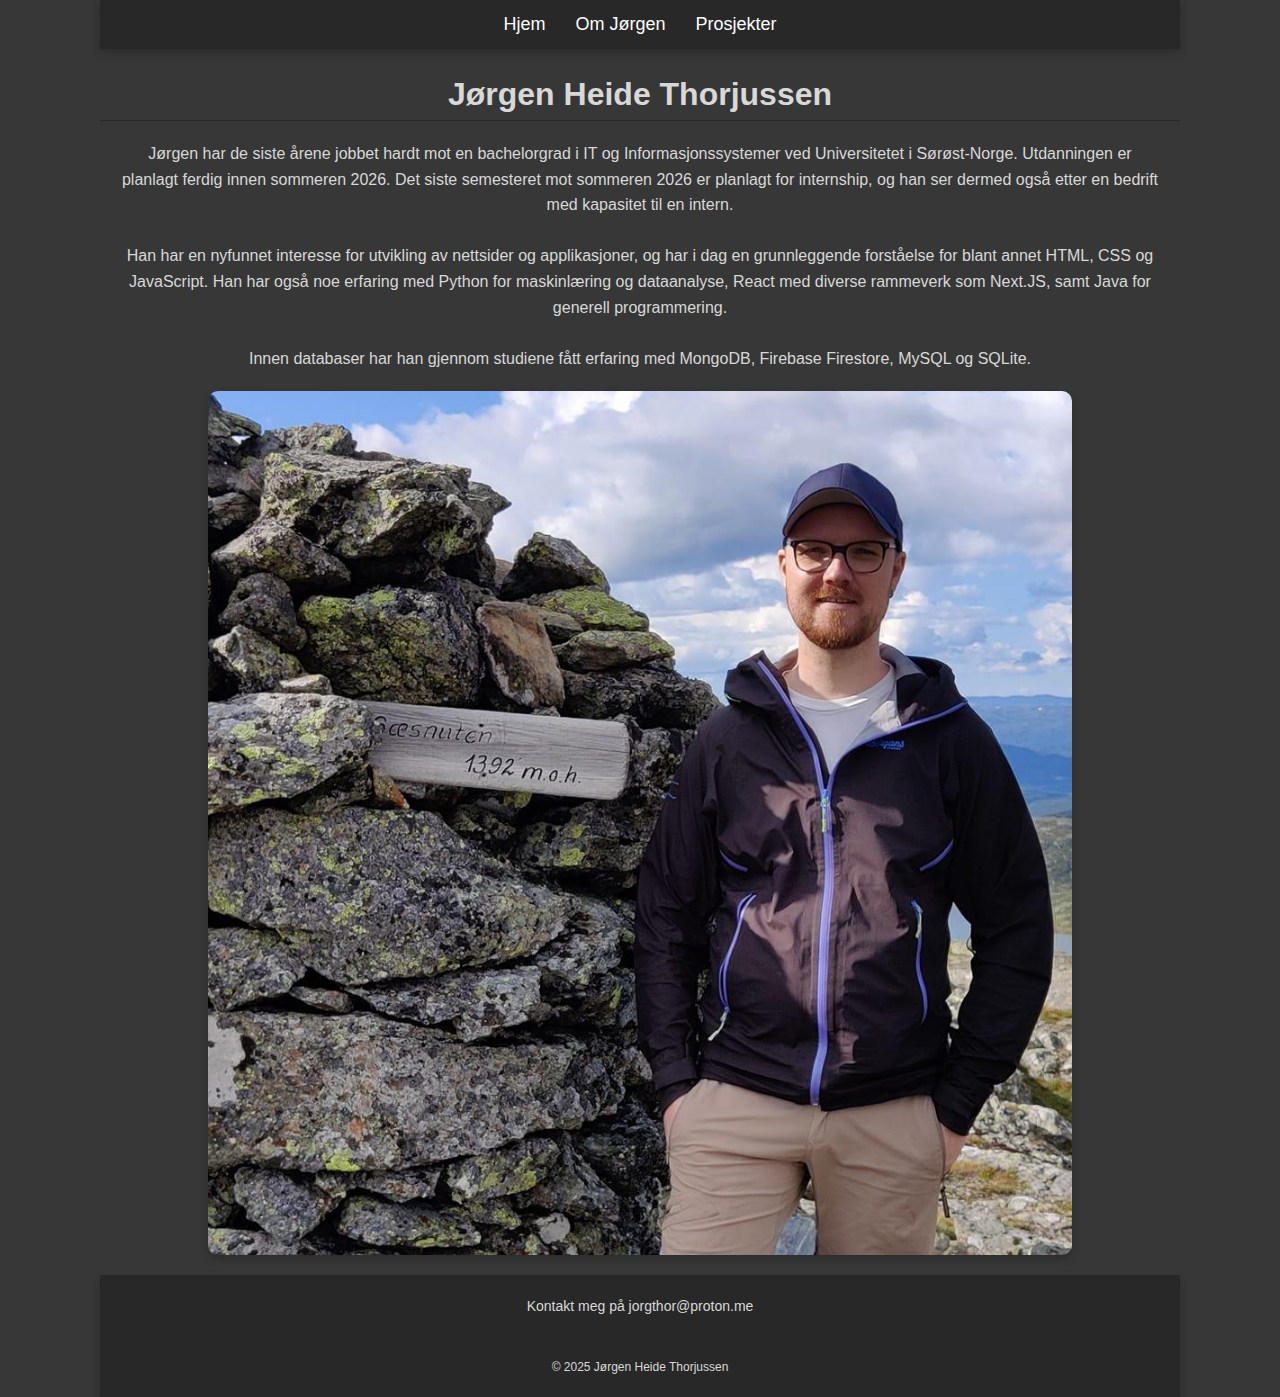
<file: index.html>
<!DOCTYPE html>
<html lang="en">
<head>
    <meta charset="UTF-8">
    <meta name="viewport" content="width=device-width, initial-scale=1.0">
    <title>Home</title>
</head>
<link rel="stylesheet" href="styles.css">
<body>
    <nav>
        <ul id="nav">
            <li><a href="/porto/index.html">Hjem</a></li>
            <li><a href="/porto/about.html">Om Jørgen</a></li>
            <li><a href="/porto/projects.html">Prosjekter</a></li>
        </ul>
    </nav>

    <h1 id="heading">Jørgen Heide Thorjussen</h1>
    <p id="paragraph">Jørgen har de siste årene jobbet hardt mot en bachelorgrad i IT og Informasjonssystemer
        ved Universitetet i Sørøst-Norge. Utdanningen er planlagt ferdig innen sommeren 2026. Det siste semesteret mot sommeren 2026
        er planlagt for internship, og han ser dermed også etter en bedrift med kapasitet til en intern. <br><br> Han har en nyfunnet interesse for utvikling
        av nettsider og applikasjoner, og har i dag en grunnleggende forståelse for blant annet HTML, CSS og JavaScript.
        Han har også noe erfaring med Python for maskinlæring og dataanalyse, React med diverse rammeverk som Next.JS, samt Java for generell programmering. <br><br>
        Innen databaser har han gjennom studiene fått erfaring med MongoDB, Firebase Firestore, MySQL og SQLite.
    </p>
    <img id="image" src="resources/jorgen.png" alt="Bilde av Jørgen">

    <footer id="footer">
        <p id="contact">Kontakt meg på <a href="mailto: jorgthor@proton.me">jorgthor@proton.me</a></p>
        <p id="copyright">&copy; 2025 Jørgen Heide Thorjussen</p>
    </footer>
</body>
</html>
</file>
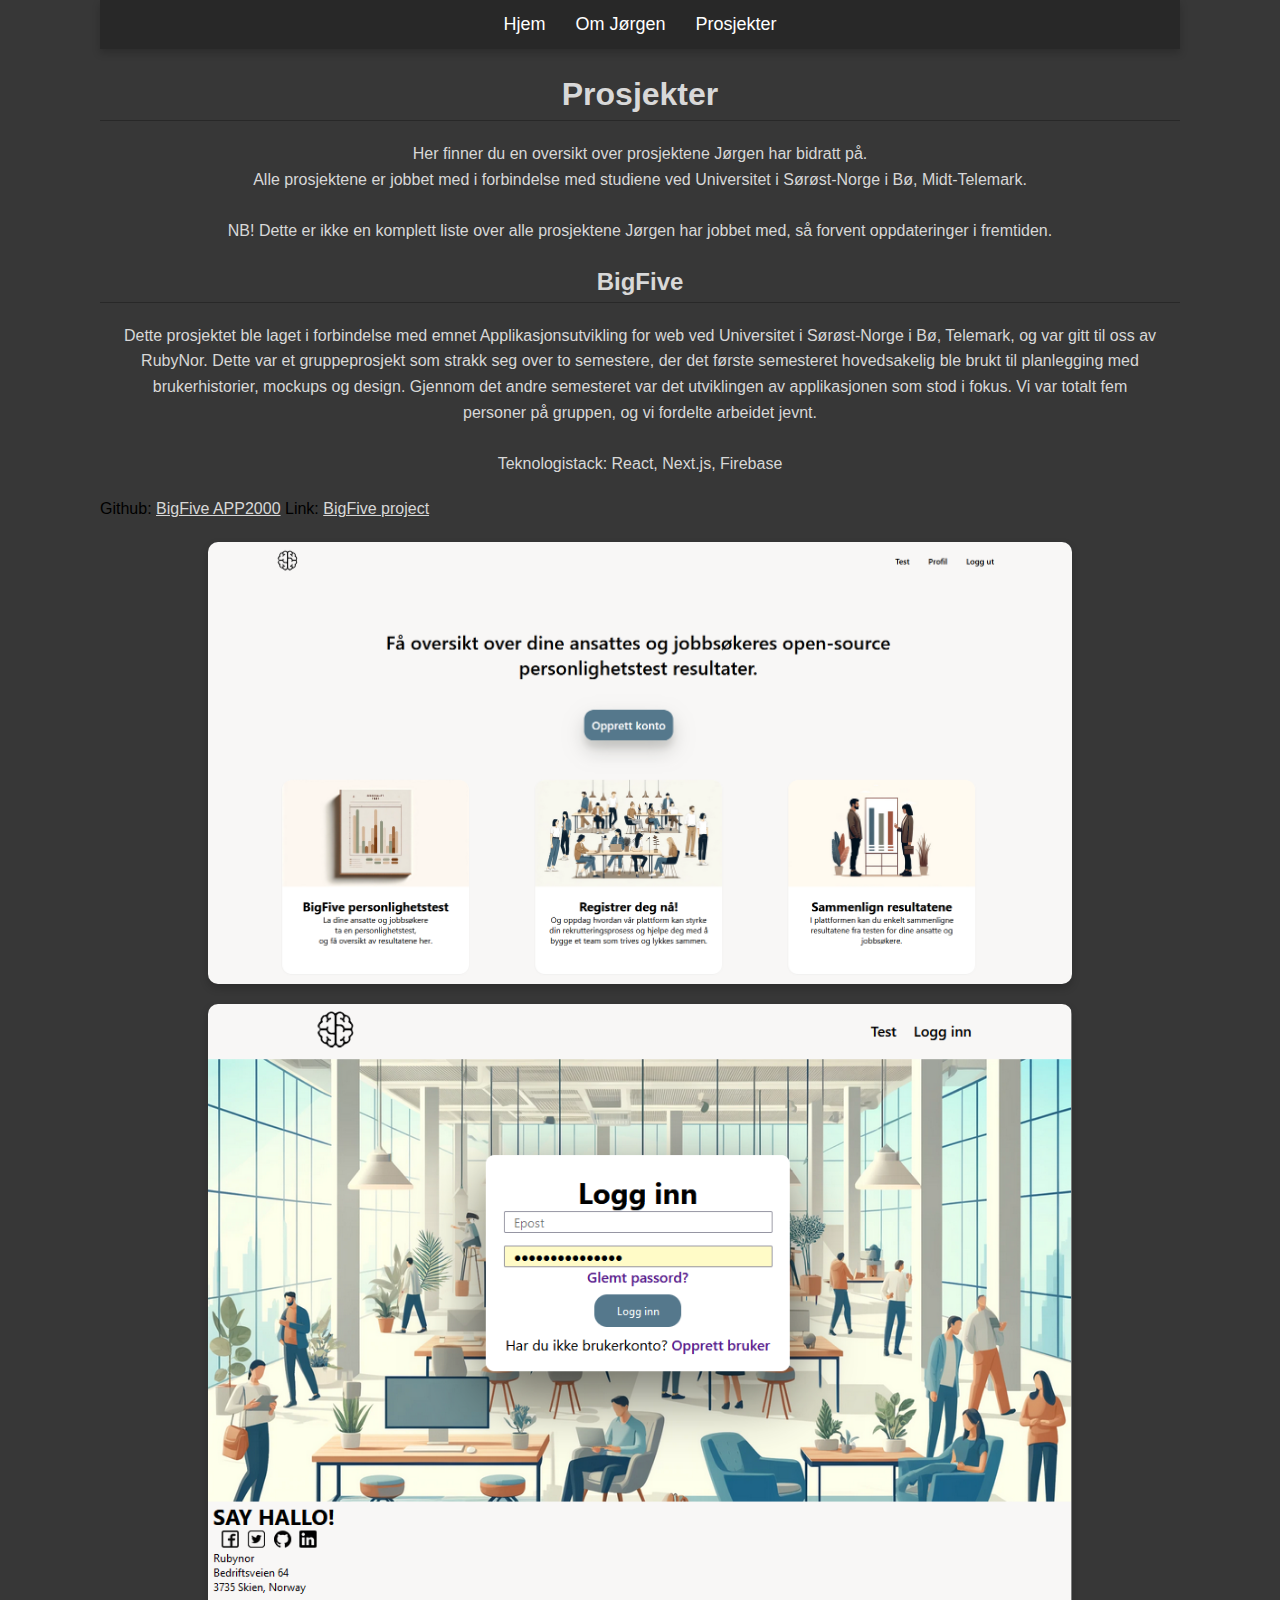
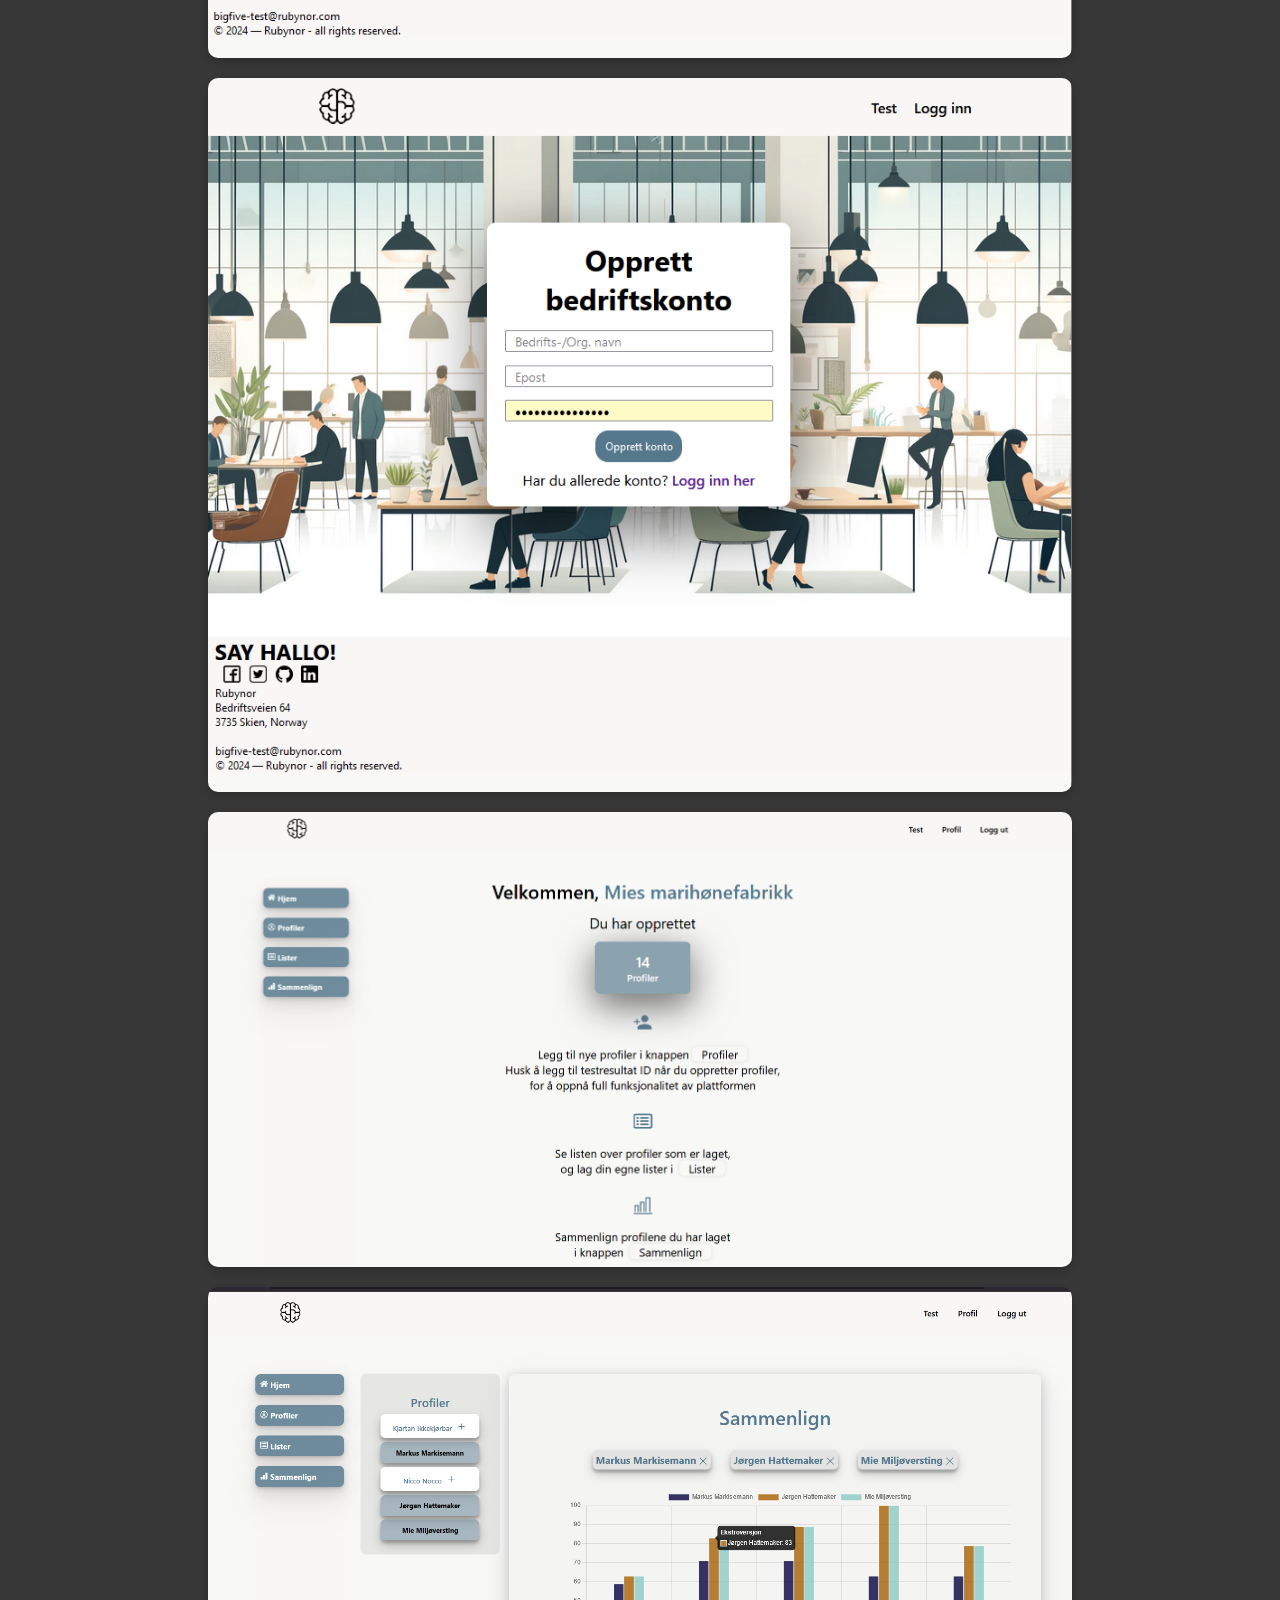
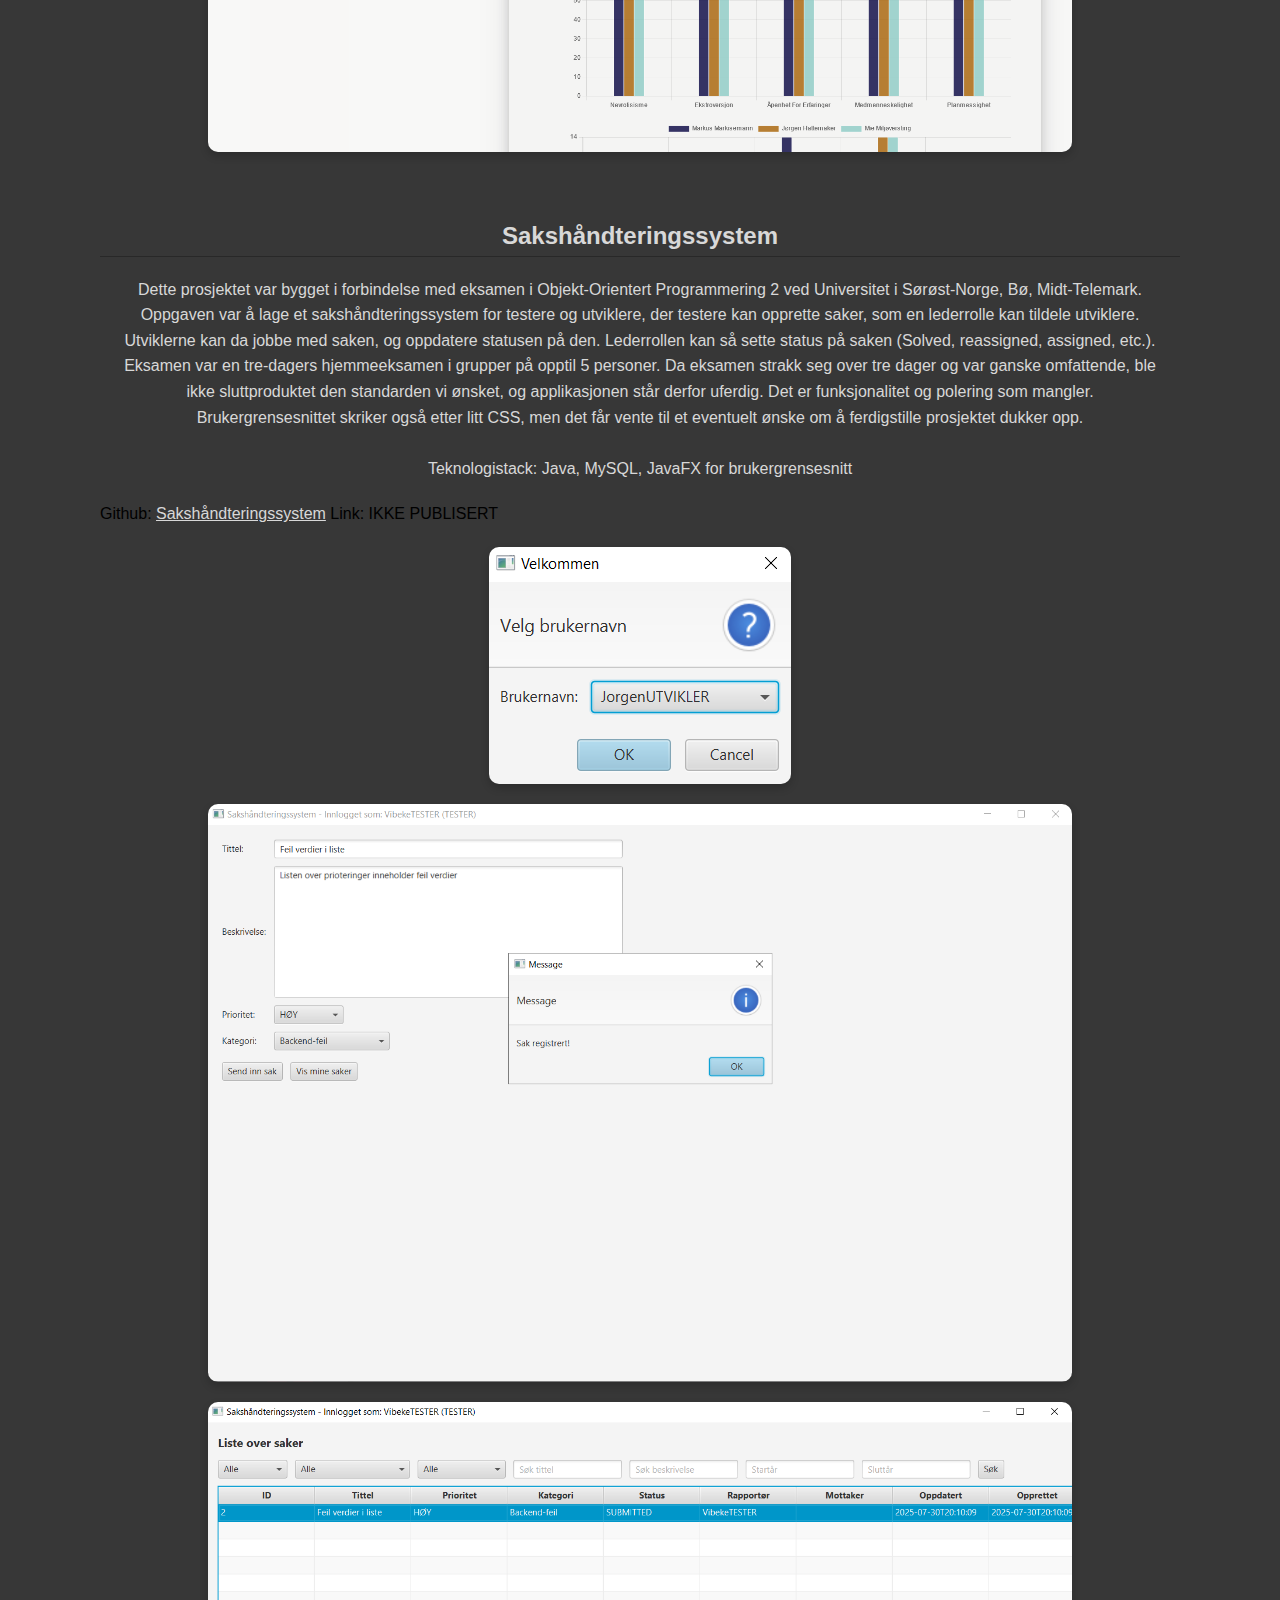
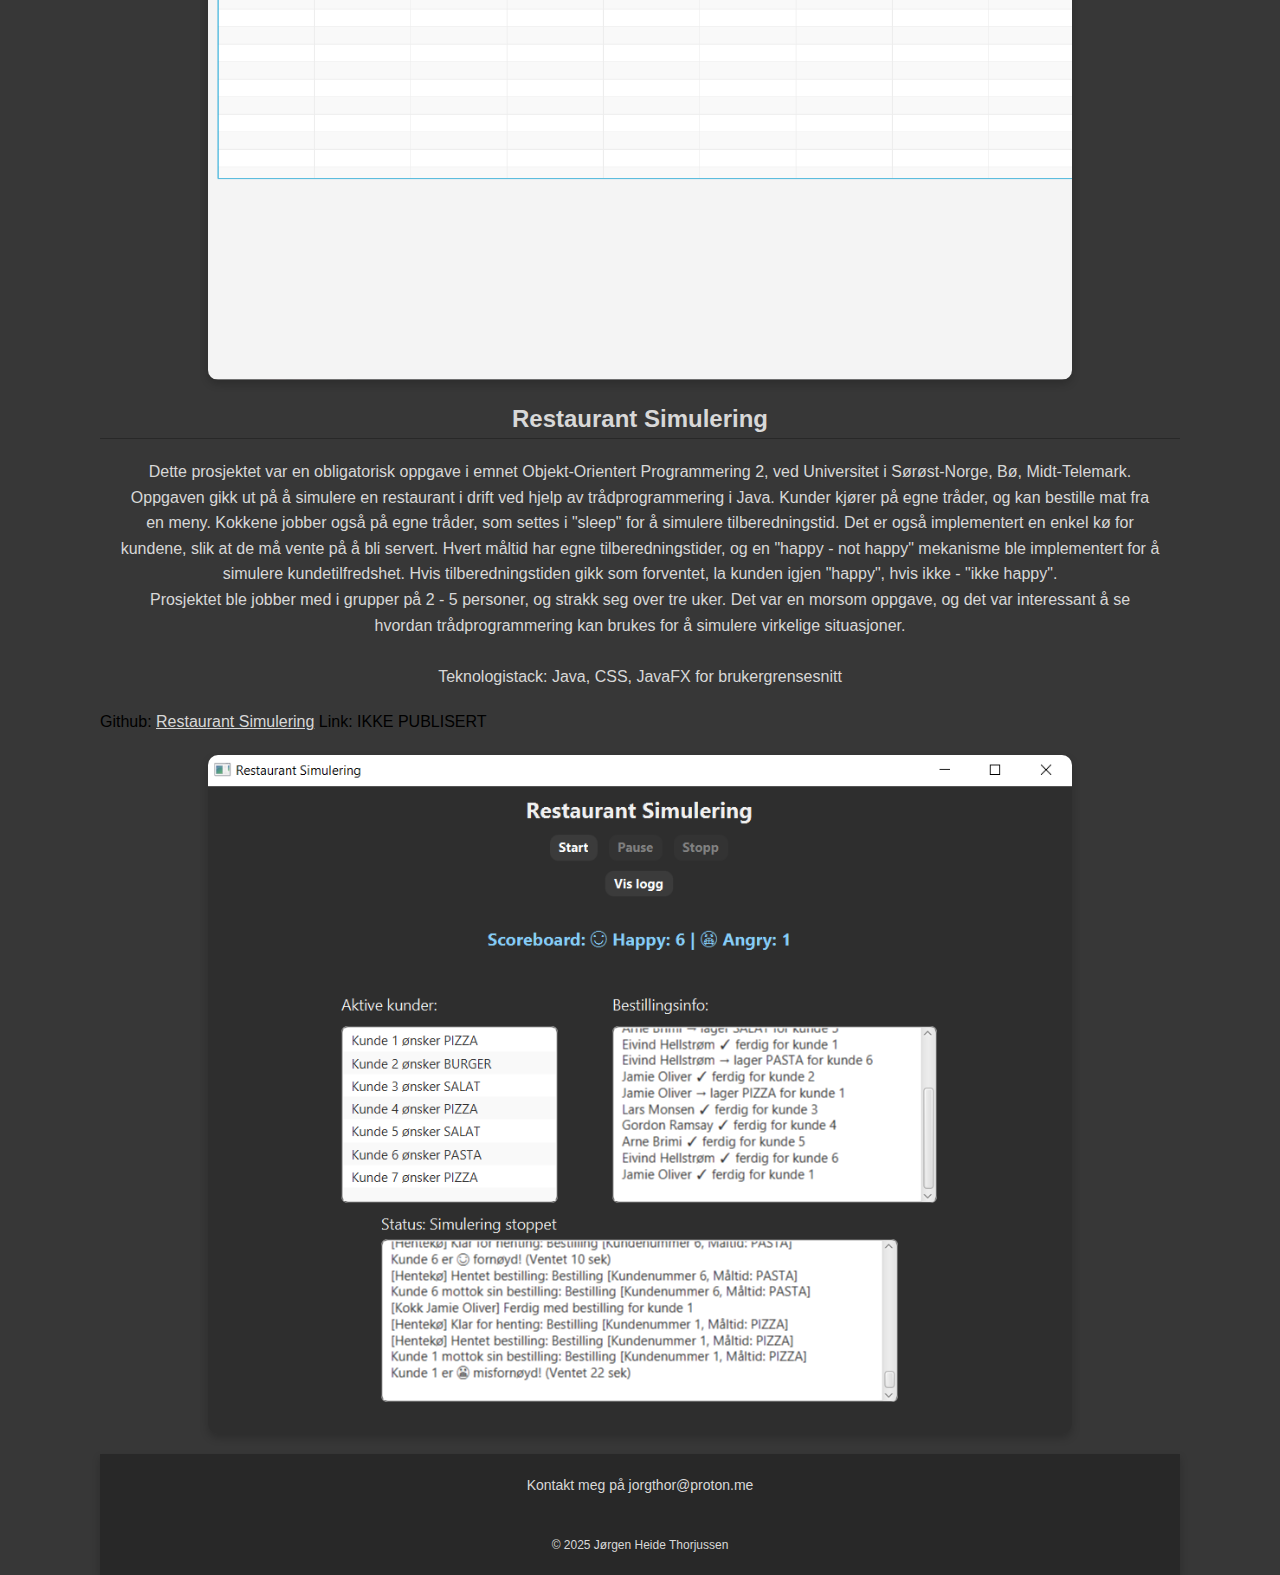
<file: projects.html>
<!DOCTYPE html>
<html lang="en">
<head>
    <meta charset="UTF-8">
    <meta name="viewport" content="width=device-width, initial-scale=1.0">
    <title>Projects</title>
    <link rel="stylesheet" href="styles.css">
</head>
<body>
    <nav>
        <ul id="nav">
            <li><a href="/porto/index.html">Hjem</a></li>
            <li><a href="/porto/about.html">Om Jørgen</a></li>
            <li><a href="/porto/projects.html">Prosjekter</a></li>
        </ul>
    </nav>

    <h1 id="heading">Prosjekter</h1>

    <p id="paragraph">Her finner du en oversikt over prosjektene Jørgen har bidratt på. <br>
        Alle prosjektene er jobbet med i forbindelse med studiene ved Universitet i Sørøst-Norge i Bø, Midt-Telemark.
        <br><br>
        NB! Dette er ikke en komplett liste over alle prosjektene Jørgen har jobbet med, så forvent oppdateringer i fremtiden.
    </p>

    <h2 id="heading">BigFive</h2>
    <p id="paragraph">Dette prosjektet ble laget i forbindelse med emnet Applikasjonsutvikling for web 
        ved Universitet i Sørøst-Norge i Bø, Telemark, og var gitt til oss av RubyNor. Dette var et gruppeprosjekt som strakk seg over 
        to semestere, der det første semesteret hovedsakelig ble brukt til planlegging med brukerhistorier, mockups og design.
        Gjennom det andre semesteret var det utviklingen av applikasjonen som stod i fokus.
        Vi var totalt fem personer på gruppen, og vi fordelte arbeidet jevnt. <br><br>
        Teknologistack: React, Next.js, Firebase
    </p>

    <ul class="projectlist">
        <li>
            Github: <a href="https://github.com/JHTgh/App2000-gruppe07#">BigFive APP2000</a>
            Link: <a href="https://big-five-project.vercel.app/">BigFive project</a>
        </li>
        <li>
            <img id="image" src="resources/big5-landing.png" alt="Big5 Landing Page">
        </li>
        <li>
            <img id="image" src="resources/big5-login.png" alt="Big5 Login Page">
        </li>
        <li>
            <img id="image" src="resources/big5-register.png" alt="Big5 Register Page">
        </li>
        <li>
            <img id="image" src="resources/big5-dashboard.png" alt="Big5 Dashboard Page">
        </li>
        <li>
            <img id="image" src="resources/big5-compare.png" alt="Big5 Compare Page">
        </li>
    </ul>

    <br>

    <h2 id="heading">Sakshåndteringssystem</h2>

    <p id="paragraph">Dette prosjektet var bygget i forbindelse med eksamen i Objekt-Orientert Programmering 2 
        ved Universitet i Sørøst-Norge, Bø, Midt-Telemark. Oppgaven var å lage et sakshåndteringssystem for testere og utviklere, 
        der testere kan opprette saker, som en lederrolle kan tildele utviklere. Utviklerne kan da jobbe med saken, og oppdatere statusen på den.
        Lederrollen kan så sette status på saken (Solved, reassigned, assigned, etc.).
        Eksamen var en tre-dagers hjemmeeksamen i grupper på opptil 5 personer. Da eksamen strakk seg over tre dager og var ganske omfattende, 
        ble ikke sluttproduktet den standarden vi ønsket, og applikasjonen står derfor uferdig. Det er funksjonalitet og polering som mangler. Brukergrensesnittet skriker også 
        etter litt CSS, men det får vente til et eventuelt ønske om å ferdigstille prosjektet dukker opp. <br><br>
        Teknologistack: Java, MySQL, JavaFX for brukergrensesnitt
    </p>

    <ul class="projectlist">
        <li>
            Github: <a href="https://github.com/thaifusion/OBJ">Sakshåndteringssystem</a>
            Link: IKKE PUBLISERT
        </li>
        <li>
            <img id="image" src="resources/image1.png" alt="Login Page">
        </li>
        <li>
            <img id="image" src="resources/image3.png" alt="Case Tester View">
        </li>
        <li>
            <img id="image" src="resources/image4.png" alt="Case List View">
        </li>
    </ul>

    <h2 id="heading">Restaurant Simulering</h2>

    <p id="paragraph">Dette prosjektet var en obligatorisk oppgave i emnet Objekt-Orientert Programmering 2, ved Universitet i Sørøst-Norge, Bø, Midt-Telemark. 
        Oppgaven gikk ut på å simulere en restaurant i drift ved hjelp av trådprogrammering i Java. Kunder kjører på egne tråder, og kan bestille mat fra en meny. Kokkene 
        jobber også på egne tråder, som settes i "sleep" for å simulere tilberedningstid. Det er også implementert en enkel kø for kundene, slik at de må vente på å bli servert.
        Hvert måltid har egne tilberedningstider, og en "happy - not happy" mekanisme ble implementert for å simulere kundetilfredshet. Hvis tilberedningstiden gikk som forventet, 
        la kunden igjen "happy", hvis ikke - "ikke happy". <br>
        Prosjektet ble jobber med i grupper på 2 - 5 personer, og strakk seg over tre uker. Det var en morsom oppgave, og det var interessant å se hvordan trådprogrammering kan brukes for å simulere virkelige situasjoner. <br><br>
        Teknologistack: Java, CSS, JavaFX for brukergrensesnitt
    </p>

    <ul class="projectlist">
        <li>
            Github: <a href="https://github.com/thaifusion/OBJ2100_Gruppe7">Restaurant Simulering</a>
            Link: IKKE PUBLISERT
        </li>
        <li>
            <img id="image" src="resources/image-sim.png" alt="Restaurant Simulation">
        </li>
    </ul>
   
    <footer id="footer">
        <p id="contact">Kontakt meg på <a href="mailto: jorgthor@proton.me">jorgthor@proton.me</a></p>
        <p id="copyright">&copy; 2025 Jørgen Heide Thorjussen</p>
    </footer>
</body>
</html>
</file>
<file: styles.css>
* {
    margin: 0;
    padding: 0;
}

body {
    background-color: #373737;
    font-family: Arial, sans-serif;
    padding-left: 100px;
    padding-right: 100px;
    line-height: 1.6;
}

#nav {
    list-style-type: none;
    display: flex;
    justify-content: center;
    padding: 10px 0;
    background-color: #282828;
    box-shadow: 0 4px 8px rgba(0, 0, 0, 0.2);
}

#nav li {
    margin: 0 15px;
}

#nav a {
    text-decoration: none;
    color: white;
    font-size: 18px;
}

#nav a:hover {
    color: #5c5c5c;
    transition: color 0.3s ease;
}

#heading {
    text-align: center;
    color: rgb(216, 216, 216);
    border-bottom: #282828 solid 1px;
    margin-top: 20px;
}

#paragraph {
    text-align: center;
    color: rgb(216, 216, 216);
    margin: 20px;
}

#footer {
    display: flex;
    flex-direction: column;
    justify-content: center;
    background-color: #282828;
    position: relative;
    bottom: 0;
    width: 100%;
    box-shadow: 0 4px 8px rgba(0, 0, 0, 0.2);
}

#contact {
    text-align: center;
    color: rgb(216, 216, 216);
    margin: 20px;
    font-size: 14px;
}

#copyright {
    text-align: center;
    color: rgb(216, 216, 216);
    margin: 20px;
    font-size: 12px;
}

#contact a {
    color: rgb(216, 216, 216);
    text-decoration: none;
}

#contact a:hover {
    color: #5c5c5c;
    transition: color 0.3s ease;
}

#image {
    display: block;
    margin: 20px auto;
    max-width: 80%;
    height: auto;
    border-radius: 10px;
    box-shadow: 0 4px 8px rgba(0, 0, 0, 0.2);
}

#gallery {
    list-style: none;
}

.projectlist {
    list-style: none;
}

.projectlist ul {
    list-style: none;
    border-bottom: #282828 solid 1px;
    padding: 20px 0 20px 0;
}

.projectlist li a {
    color: rgb(216, 216, 216);
    text-decoration: underline;
}

.projectlist a:hover {
    color: #5c5c5c;
    transition: color 0.3s ease;
}
</file>
